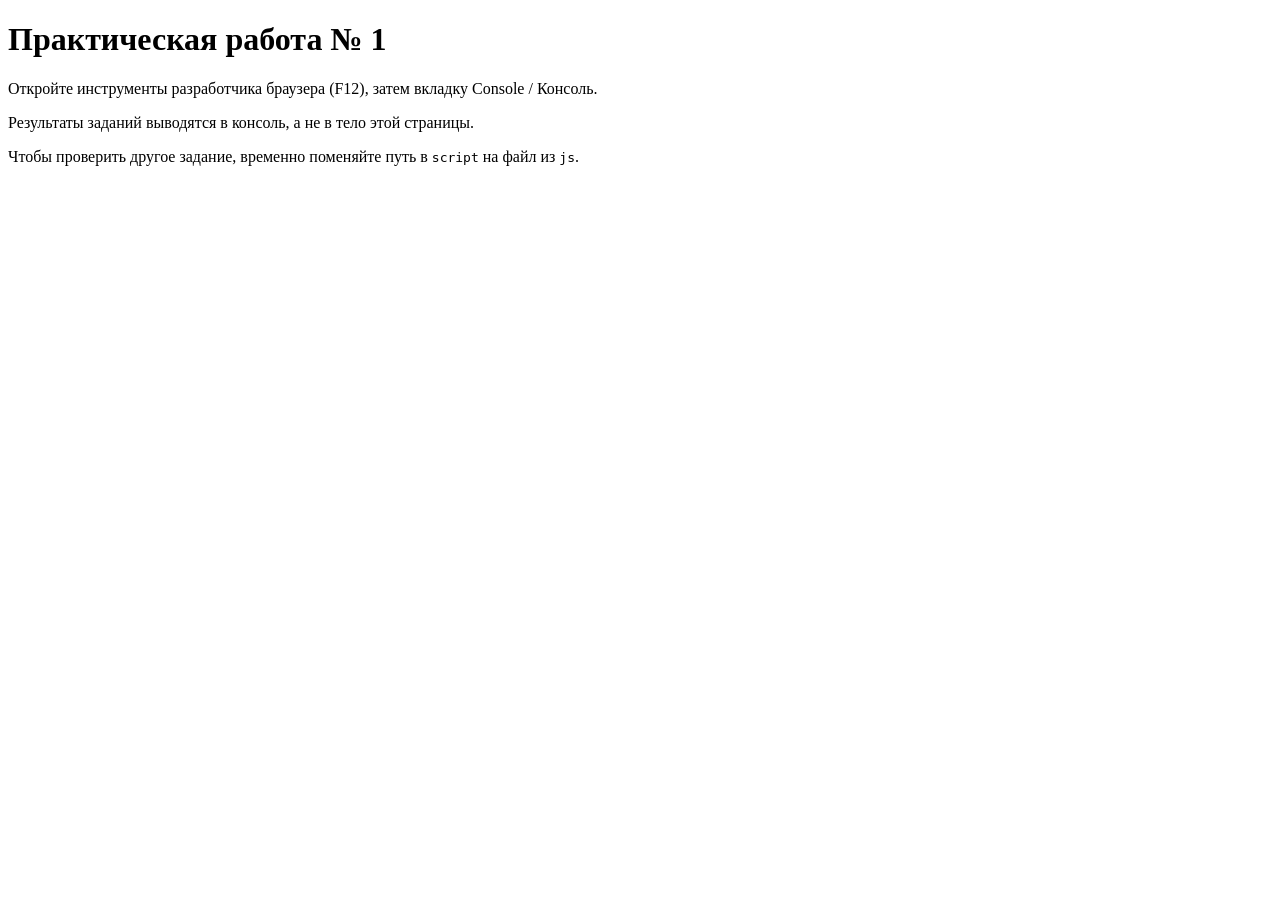
<file: practice-01/index.html>
<!doctype html>
<html lang="ru">
<head>
  <meta charset="utf-8">
  <meta name="viewport" content="width=device-width, initial-scale=1">
  <title>Практическая работа № 1 — JavaScript</title>
</head>
<body>
  <main>
    <h1>Практическая работа № 1</h1>
    <p>Откройте инструменты разработчика браузера (F12), затем вкладку Console / Консоль.</p>
    <p>Результаты заданий выводятся в консоль, а не в тело этой страницы.</p>
    <p>Чтобы проверить другое задание, временно поменяйте путь в <code>script</code> на файл из <code>js</code>.</p>
  </main>
  <script src="./js/hello.js"></script>
</body>
</html>
</file>
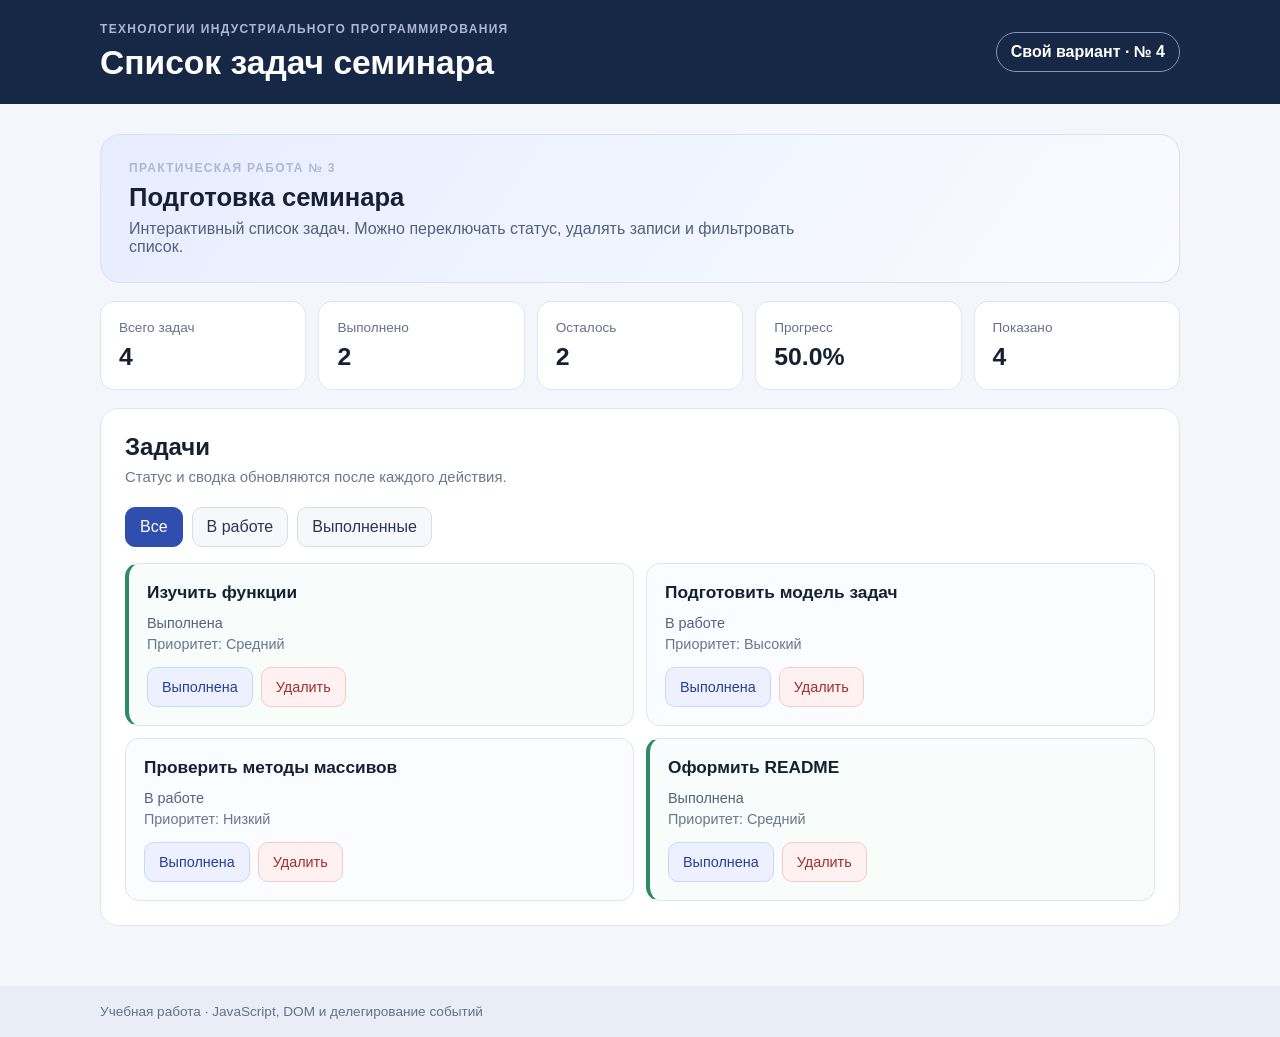
<file: practice-03/index.html>
<!doctype html>
<html lang="ru">
<head>
  <meta charset="utf-8">
  <meta name="viewport" content="width=device-width, initial-scale=1">
  <title>Практическая работа № 3 — список задач</title>
  <link rel="stylesheet" href="./styles.css">
  <script type="module" src="./src/main.js"></script>
</head>
<body>
  <header class="site-header">
    <div class="container header-inner">
      <div>
        <p class="eyebrow">Технологии индустриального программирования</p>
        <h1>Список задач семинара</h1>
      </div>
      <a class="variant-link" href="?dataset=variant">Свой вариант · № 4</a>
    </div>
  </header>

  <main class="container page-content">
    <section class="intro" aria-labelledby="intro-title">
      <div>
        <p class="eyebrow">Практическая работа № 3</p>
        <h2 id="intro-title">Подготовка семинара</h2>
        <p>Интерактивный список задач. Можно переключать статус, удалять записи и фильтровать список.</p>
      </div>
    </section>

    <section class="summary-panel" id="task-summary" aria-label="Сводка по задачам">
      <div class="stat"><span>Всего задач</span><strong data-stat="total">0</strong></div>
      <div class="stat"><span>Выполнено</span><strong data-stat="completed">0</strong></div>
      <div class="stat"><span>Осталось</span><strong data-stat="pending">0</strong></div>
      <div class="stat"><span>Прогресс</span><strong data-stat="progress">0.0%</strong></div>
      <div class="stat"><span>Показано</span><strong data-stat="visible">0</strong></div>
    </section>

    <section class="list-panel" aria-labelledby="list-title">
      <div class="section-heading">
        <div>
          <h2 id="list-title">Задачи</h2>
          <p class="muted">Статус и сводка обновляются после каждого действия.</p>
        </div>
      </div>

      <div id="filter-controls" class="filter-controls" aria-label="Фильтр задач">
        <button type="button" class="filter-button is-active" data-filter="all" aria-pressed="true"><span>Все</span></button>
        <button type="button" class="filter-button" data-filter="pending" aria-pressed="false"><span>В работе</span></button>
        <button type="button" class="filter-button" data-filter="completed" aria-pressed="false"><span>Выполненные</span></button>
      </div>

      <p id="operation-message" class="operation-message" role="status" aria-live="polite"></p>
      <p id="empty-state" class="empty-state" hidden></p>
      <ul id="task-list" class="task-list" aria-label="Список задач"></ul>
    </section>

  </main>

  <footer class="site-footer"><div class="container">Учебная работа · JavaScript, DOM и делегирование событий</div></footer>
</body>
</html>
</file>
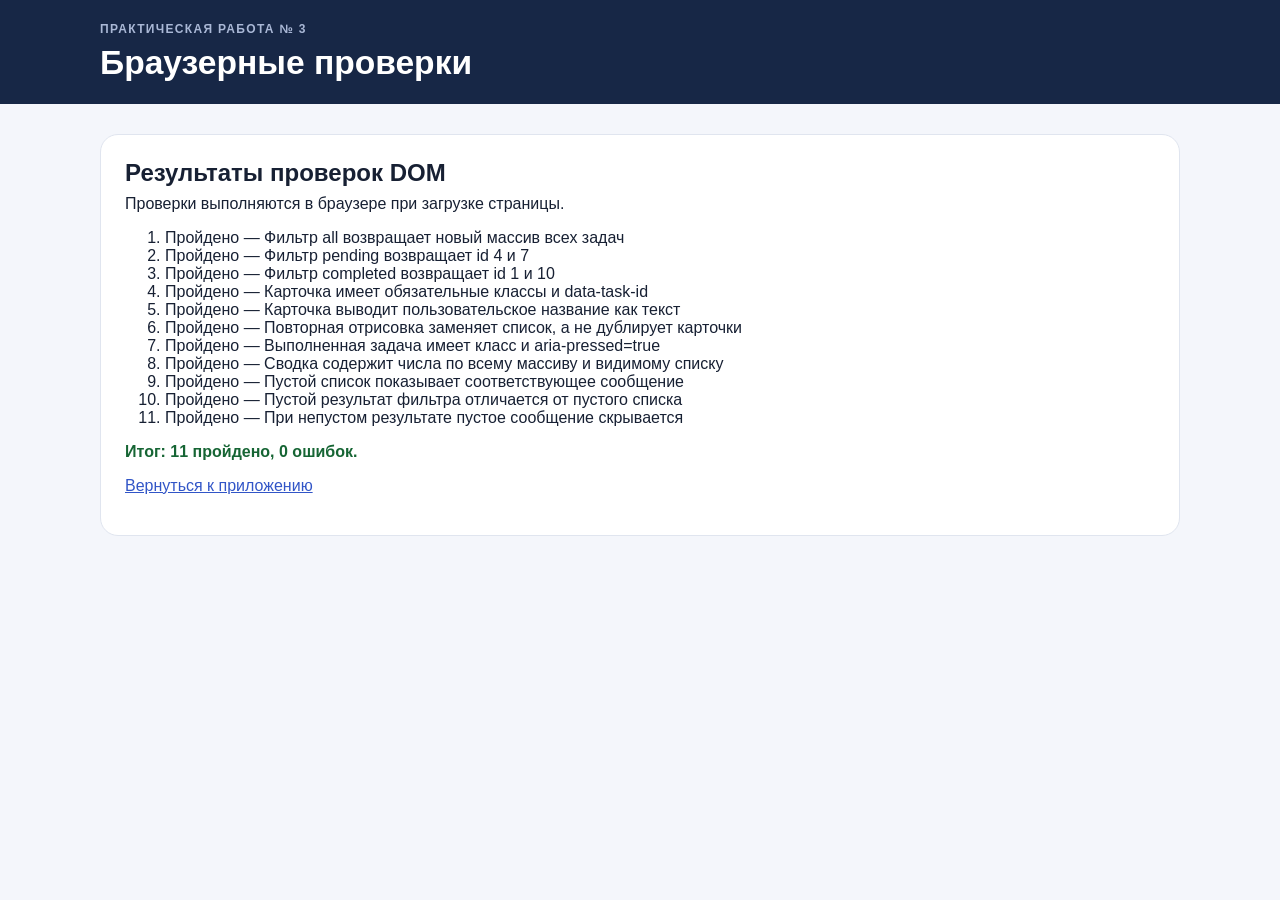
<file: practice-03/checks.html>
<!doctype html>
<html lang="ru">
<head>
  <meta charset="utf-8">
  <meta name="viewport" content="width=device-width, initial-scale=1">
  <title>Браузерные проверки ПР3</title>
  <link rel="stylesheet" href="./styles.css">
  <script type="module" src="./checks/browser.checks.js"></script>
</head>
<body>
  <header class="site-header"><div class="container"><p class="eyebrow">Практическая работа № 3</p><h1>Браузерные проверки</h1></div></header>
  <main class="container page-content">
    <section class="list-panel">
      <h2>Результаты проверок DOM</h2>
      <p>Проверки выполняются в браузере при загрузке страницы.</p>
      <ol id="check-results"></ol>
      <p id="check-summary" role="status" aria-live="polite"></p>
      <p><a href="./index.html">Вернуться к приложению</a></p>
    </section>
  </main>
</body>
</html>
</file>
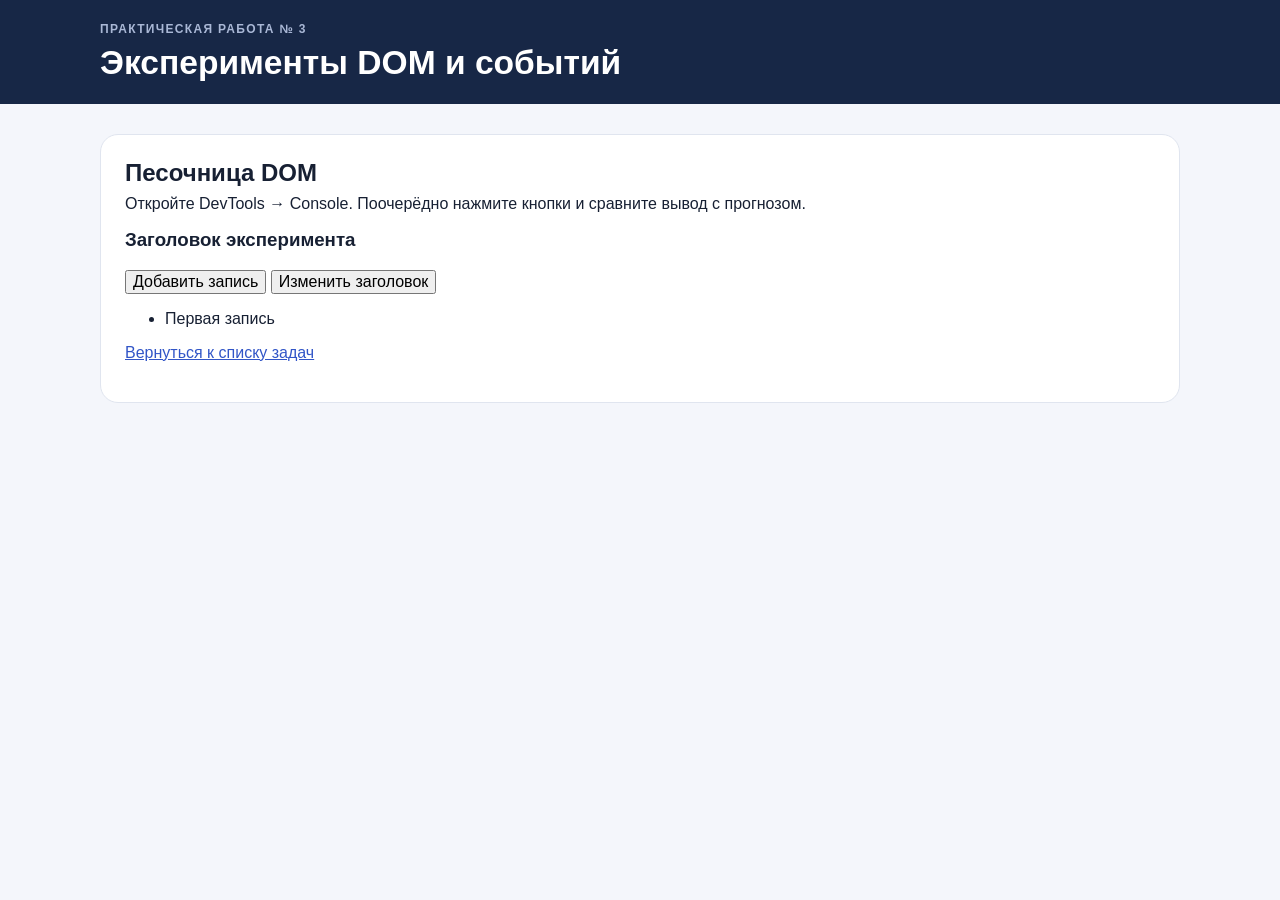
<file: practice-03/examples/dom-events.html>
<!doctype html>
<html lang="ru">
<head>
  <meta charset="utf-8">
  <meta name="viewport" content="width=device-width, initial-scale=1">
  <title>Эксперименты DOM и событий</title>
  <link rel="stylesheet" href="../styles.css">
  <script type="module" src="./dom-events.js"></script>
</head>
<body>
  <header class="site-header"><div class="container"><p class="eyebrow">Практическая работа № 3</p><h1>Эксперименты DOM и событий</h1></div></header>
  <main class="container page-content">
    <section class="list-panel">
      <h2>Песочница DOM</h2>
      <p>Откройте DevTools → Console. Поочерёдно нажмите кнопки и сравните вывод с прогнозом.</p>
      <div id="experiment-root">
        <h3 id="experiment-title">Заголовок эксперимента</h3>
        <button type="button" id="add-item">Добавить запись</button>
        <button type="button" id="change-title"><span>Изменить заголовок</span></button>
        <ul id="experiment-list"><li data-id="1">Первая запись</li></ul>
      </div>
      <div id="event-log" aria-live="polite"></div>
      <p><a href="../index.html">Вернуться к списку задач</a></p>
    </section>
  </main>
</body>
</html>
</file>
<file: practice-03/styles.css>
:root {
  color-scheme: light;
  font-family: Inter, "Segoe UI", Arial, sans-serif;
  color: #172033;
  background: #f4f6fb;
  font-synthesis: none;
  text-rendering: optimizeLegibility;
}
* { box-sizing: border-box; }
body { margin: 0; min-width: 320px; }
a { color: #3155c7; }
a:hover { color: #203d9c; }
button { font: inherit; }
button:focus-visible, a:focus-visible { outline: 3px solid #f2ad37; outline-offset: 3px; }
.container { width: min(1080px, calc(100% - 36px)); margin: 0 auto; }
.site-header { background: #172746; color: #fff; padding: 22px 0; }
.header-inner { display: flex; align-items: center; justify-content: space-between; gap: 20px; }
.eyebrow { margin: 0 0 8px; color: #aab8d6; font-size: .75rem; font-weight: 700; letter-spacing: .11em; text-transform: uppercase; }
h1, h2, h3, p { margin-top: 0; }
h1 { margin-bottom: 0; font-size: clamp(1.5rem, 3vw, 2.1rem); }
h2 { margin-bottom: 8px; }
.variant-link { flex: 0 0 auto; padding: 10px 14px; border: 1px solid #8195be; border-radius: 999px; color: #fff; text-decoration: none; font-weight: 650; }
.variant-link:hover { color: #fff; background: #263d68; }
.page-content { padding-top: 30px; padding-bottom: 42px; }
.intro { padding: 26px 28px; margin-bottom: 18px; border-radius: 20px; background: linear-gradient(125deg, #e7edff, #f9fbff); border: 1px solid #d8e0f3; }
.intro h2 { font-size: 1.6rem; }
.intro p:last-child { max-width: 680px; margin-bottom: 0; color: #526078; }
.summary-panel { display: grid; grid-template-columns: repeat(5, minmax(0, 1fr)); gap: 12px; margin-bottom: 18px; }
.stat { padding: 18px; border-radius: 14px; border: 1px solid #e0e5ef; background: #fff; }
.stat span { display: block; margin-bottom: 8px; color: #65718a; font-size: .85rem; }
.stat strong { font-size: 1.55rem; font-variant-numeric: tabular-nums; }
.list-panel, .help-panel { padding: 24px; border-radius: 18px; border: 1px solid #e0e5ef; background: #fff; }
.list-panel { margin-bottom: 18px; }
.section-heading { display: flex; justify-content: space-between; align-items: start; gap: 16px; }
.muted { margin-bottom: 0; color: #6d7890; font-size: .93rem; }
.filter-controls { display: flex; flex-wrap: wrap; gap: 9px; margin: 22px 0 16px; }
.filter-button, .button { min-height: 40px; padding: 9px 14px; border: 1px solid #d7deeb; border-radius: 10px; background: #f7f8fc; color: #29364f; cursor: pointer; }
.filter-button.is-active { border-color: #2f4cb4; background: #304eae; color: #fff; }
.operation-message { color: #9a3412; font-size: .93rem; }
.operation-message:empty { display: none; }
.empty-state { padding: 16px; border-radius: 12px; background: #f4f6fb; color: #5a667f; }
.task-list { display: grid; grid-template-columns: repeat(2, minmax(0, 1fr)); gap: 12px; margin: 0; padding: 0; list-style: none; }
.task-card { padding: 18px; border: 1px solid #dfe5f0; border-radius: 14px; background: #fbfcff; min-width: 0; }
.task-card.is-completed { border-left: 4px solid #2d8a61; background: #f8fcfa; }
.task-title { margin-bottom: 12px; overflow-wrap: anywhere; font-size: 1.08rem; }
.task-status { margin-bottom: 5px; color: #53627c; font-size: .9rem; }
.task-priority { margin-bottom: 15px; color: #6b7590; font-size: .9rem; }
.task-actions { display: flex; flex-wrap: wrap; gap: 8px; }
.button { font-size: .9rem; }
.button-secondary { border-color: #c9d5fb; background: #edf1ff; color: #263f96; }
.button-danger { border-color: #f3caca; background: #fff1f1; color: #a32d2d; }
.help-panel p { color: #58657e; line-height: 1.6; }
.help-panel p:last-child { margin-bottom: 0; }
.site-footer { padding: 18px 0; background: #e9edf5; color: #65718a; font-size: .85rem; }
@media (max-width: 760px) { .summary-panel { grid-template-columns: repeat(2, minmax(0, 1fr)); } .task-list { grid-template-columns: 1fr; } .header-inner { align-items: start; flex-direction: column; } }
@media (max-width: 420px) { .container { width: min(100% - 24px, 1080px); } .list-panel, .help-panel { padding: 17px; } .summary-panel { gap: 8px; } .stat { padding: 13px; } .stat strong { font-size: 1.3rem; } }
</file>
